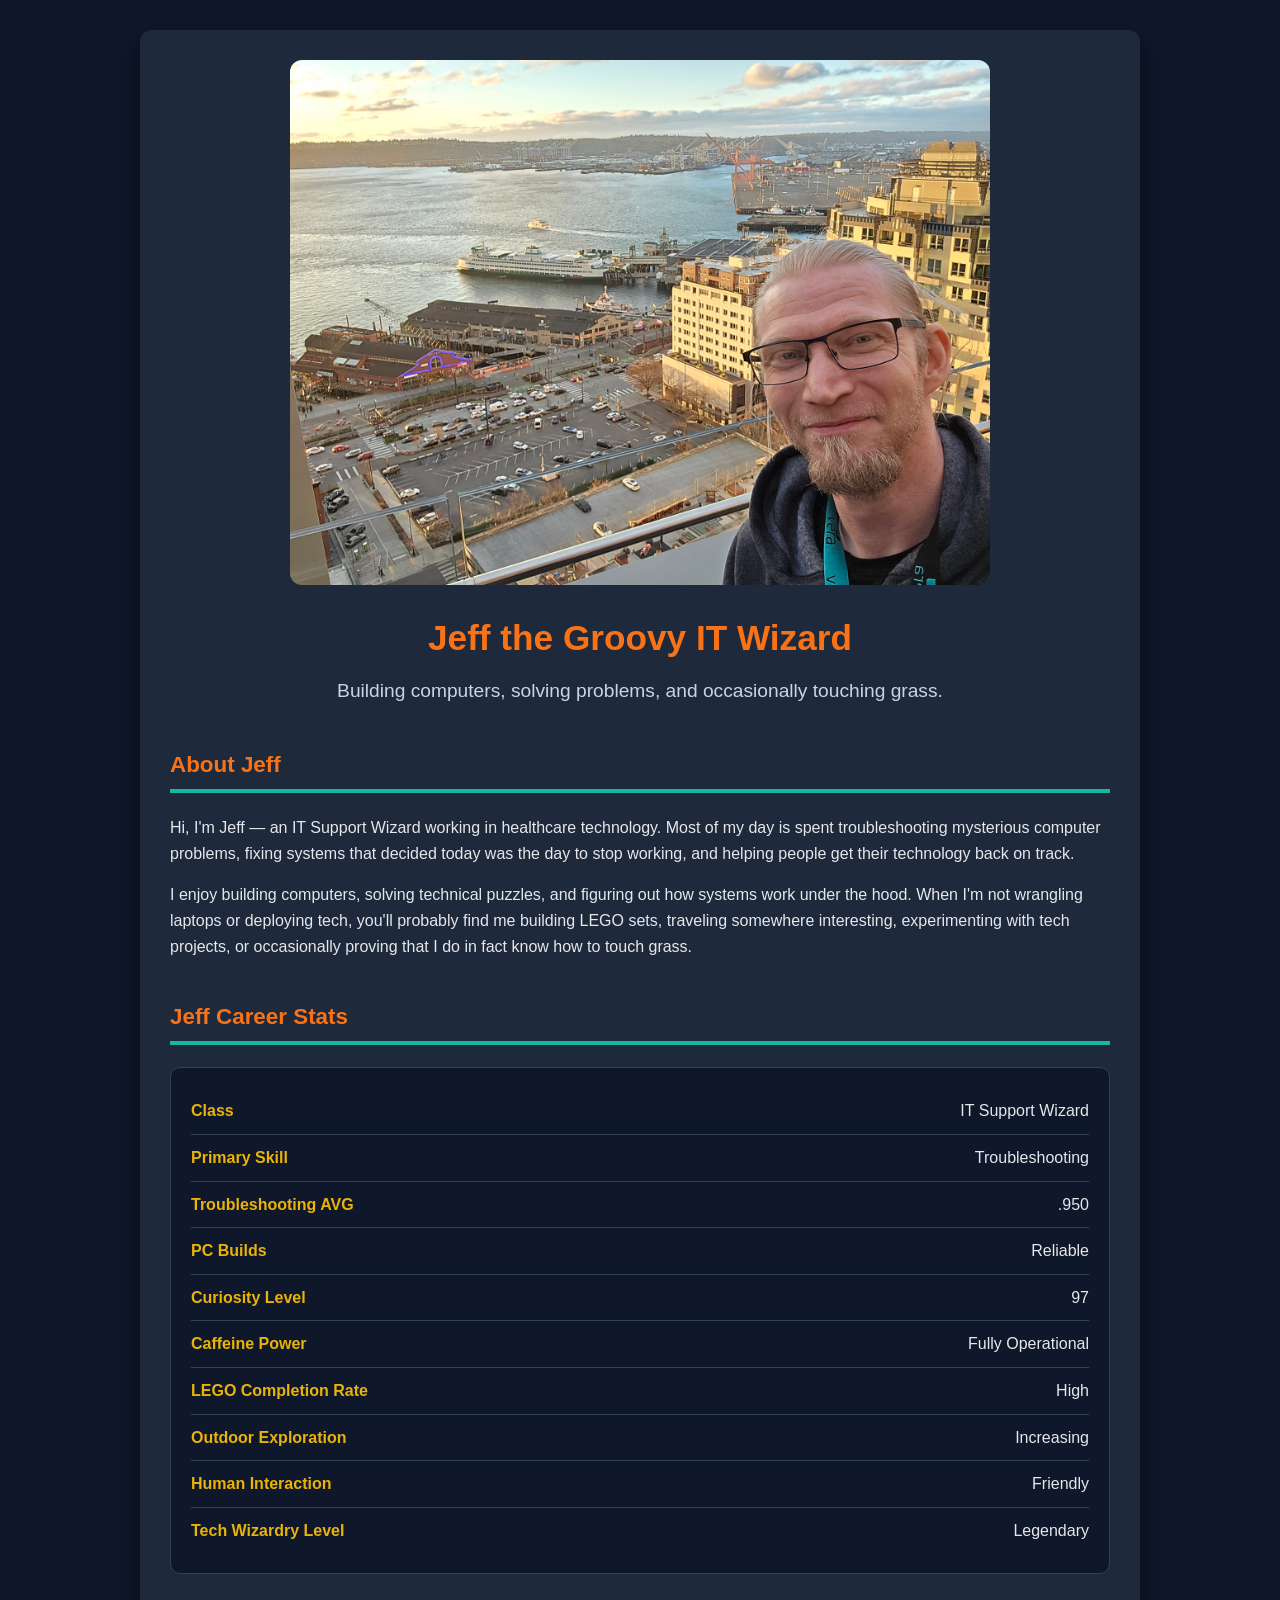
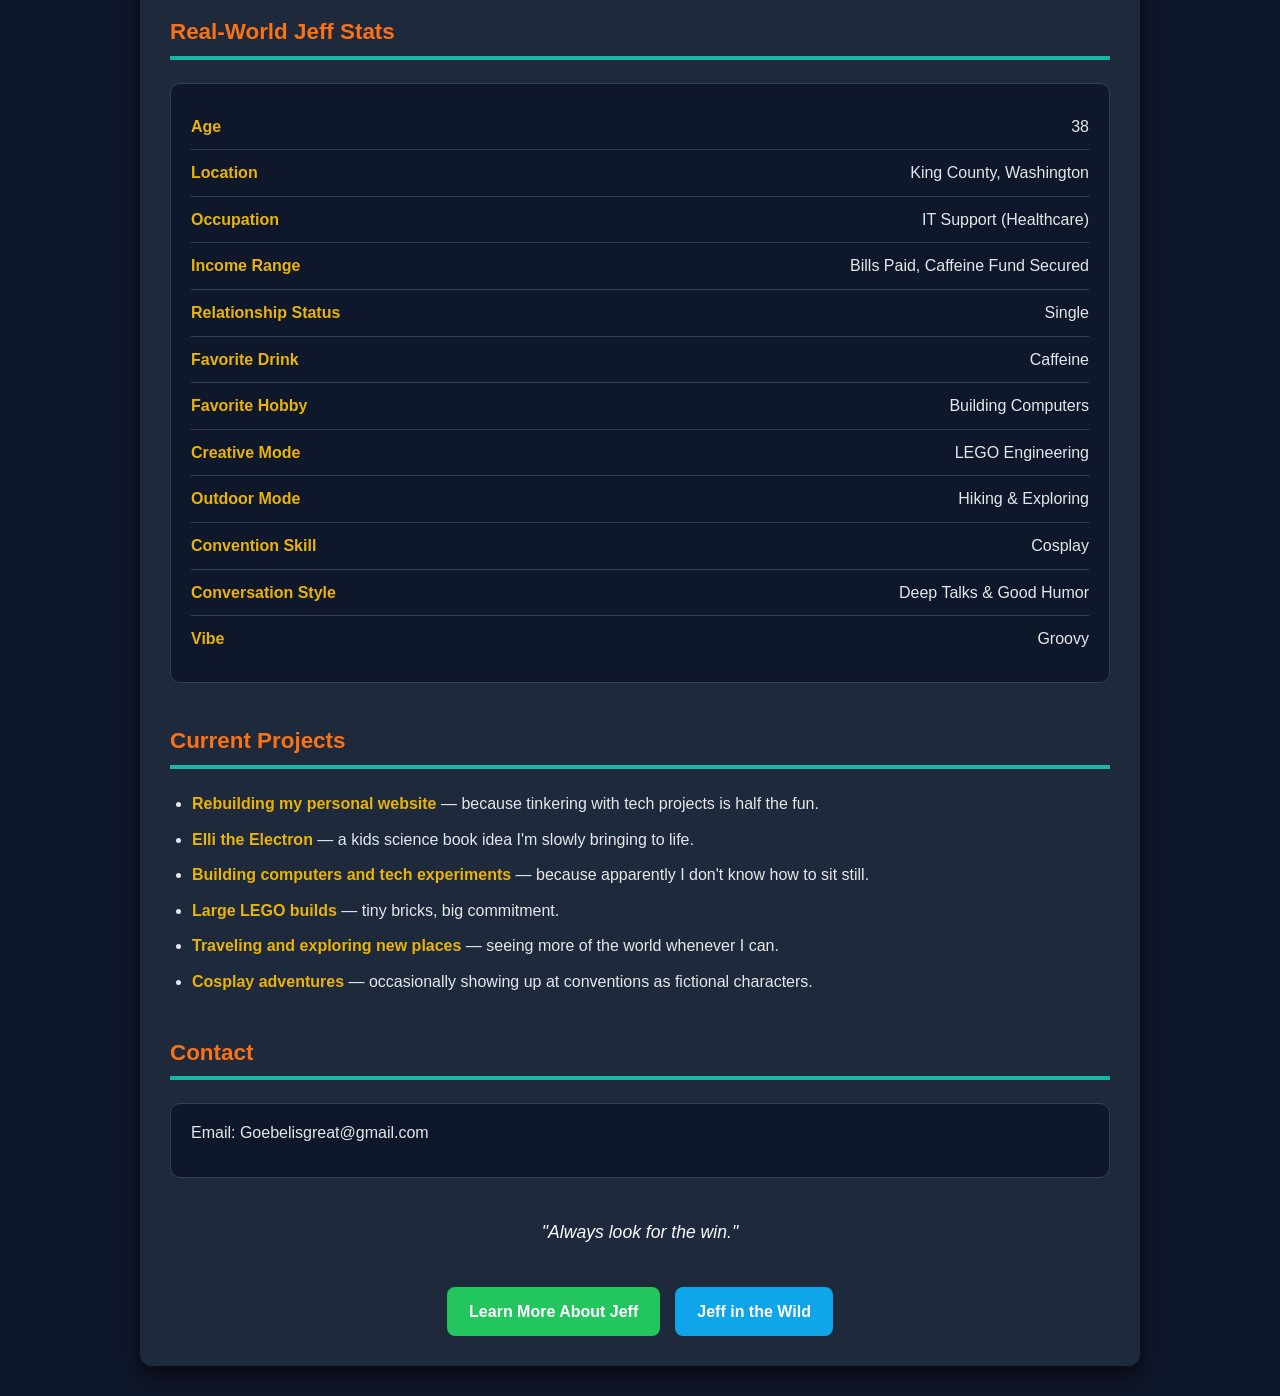
<file: index.html>
<!DOCTYPE html>
<html lang="en">
<head>
    <meta charset="UTF-8">
    <meta name="viewport" content="width=device-width, initial-scale=1.0">
    <title>About Jeff</title>
    <link rel="stylesheet" href="style.css">
</head>
<body>

    <div class="container">

        <div class="header">
            <img src="jeff.jpg" alt="Jeff standing above Seattle overlooking the water" class="hero-photo">

            <h1>Jeff the Groovy IT Wizard</h1>
            <h2>Building computers, solving problems, and occasionally touching grass.</h2>
        </div>

        <div class="section">
            <h3>About Jeff</h3>
            <p>
                Hi, I'm Jeff — an IT Support Wizard working in healthcare technology. Most of my day is spent troubleshooting mysterious computer problems, fixing systems that decided today was the day to stop working, and helping people get their technology back on track.
            </p>
            <p>
                I enjoy building computers, solving technical puzzles, and figuring out how systems work under the hood. When I'm not wrangling laptops or deploying tech, you'll probably find me building LEGO sets, traveling somewhere interesting, experimenting with tech projects, or occasionally proving that I do in fact know how to touch grass.
            </p>
        </div>

        <div class="section">
            <h3>Jeff Career Stats</h3>

            <div class="stats-box">
                <div class="stat">
                    <span class="stat-label">Class</span>
                    <span class="stat-value">IT Support Wizard</span>
                </div>

                <div class="stat">
                    <span class="stat-label">Primary Skill</span>
                    <span class="stat-value">Troubleshooting</span>
                </div>

                <div class="stat">
                    <span class="stat-label">Troubleshooting AVG</span>
                    <span class="stat-value">.950</span>
                </div>

                <div class="stat">
                    <span class="stat-label">PC Builds</span>
                    <span class="stat-value">Reliable</span>
                </div>

                <div class="stat">
                    <span class="stat-label">Curiosity Level</span>
                    <span class="stat-value">97</span>
                </div>

                <div class="stat">
                    <span class="stat-label">Caffeine Power</span>
                    <span class="stat-value">Fully Operational</span>
                </div>

                <div class="stat">
                    <span class="stat-label">LEGO Completion Rate</span>
                    <span class="stat-value">High</span>
                </div>

                <div class="stat">
                    <span class="stat-label">Outdoor Exploration</span>
                    <span class="stat-value">Increasing</span>
                </div>

                <div class="stat">
                    <span class="stat-label">Human Interaction</span>
                    <span class="stat-value">Friendly</span>
                </div>

                <div class="stat">
                    <span class="stat-label">Tech Wizardry Level</span>
                    <span class="stat-value">Legendary</span>
                </div>
            </div>
        </div>

<div class="section">
    <h3>Real-World Jeff Stats</h3>

    <div class="stats-box">

    <div class="stat">
        <span class="stat-label">Age</span>
        <span class="stat-value">38</span>
    </div>

    <div class="stat">
        <span class="stat-label">Location</span>
        <span class="stat-value">King County, Washington</span>
    </div>

    <div class="stat">
        <span class="stat-label">Occupation</span>
        <span class="stat-value">IT Support (Healthcare)</span>
    </div>

    <div class="stat">
        <span class="stat-label">Income Range</span>
        <span class="stat-value">Bills Paid, Caffeine Fund Secured</span>
    </div>

    <div class="stat">
        <span class="stat-label">Relationship Status</span>
        <span class="stat-value">Single</span>
    </div>

    <div class="stat">
        <span class="stat-label">Favorite Drink</span>
        <span class="stat-value">Caffeine</span>
    </div>

    <div class="stat">
        <span class="stat-label">Favorite Hobby</span>
        <span class="stat-value">Building Computers</span>
    </div>

    <div class="stat">
        <span class="stat-label">Creative Mode</span>
        <span class="stat-value">LEGO Engineering</span>
    </div>

    <div class="stat">
        <span class="stat-label">Outdoor Mode</span>
        <span class="stat-value">Hiking & Exploring</span>
    </div>

    <div class="stat">
        <span class="stat-label">Convention Skill</span>
        <span class="stat-value">Cosplay</span>
    </div>

    <div class="stat">
        <span class="stat-label">Conversation Style</span>
        <span class="stat-value">Deep Talks & Good Humor</span>
    </div>

    <div class="stat">
        <span class="stat-label">Vibe</span>
        <span class="stat-value">Groovy</span>
    </div>

</div>
</div>
        <div class="section">
            <h3>Current Projects</h3>
            <ul>
                <li><b>Rebuilding my personal website</b> — because tinkering with tech projects is half the fun.</li>
                <li><b>Elli the Electron</b> — a kids science book idea I'm slowly bringing to life.</li>
                <li><b>Building computers and tech experiments</b> — because apparently I don't know how to sit still.</li>
                <li><b>Large LEGO builds</b> — tiny bricks, big commitment.</li>
                <li><b>Traveling and exploring new places</b> — seeing more of the world whenever I can.</li>
                <li><b>Cosplay adventures</b> — occasionally showing up at conventions as fictional characters.</li>
            </ul>
        </div>

        <div class="section">
            <h3>Contact</h3>
            <div class="contact-box">
                <p>Email: Goebelisgreat@gmail.com</p>
            </div>
        </div>

        <div class="motto">
            "Always look for the win."
        </div>

        <div class="bottom-nav">
            <a href="wizardry.html" class="nav-button">Learn More About Jeff</a>
            <a href="wild.html" class="nav-button alt">Jeff in the Wild</a>
        </div>

    </div>

</body>
</html>
</file>
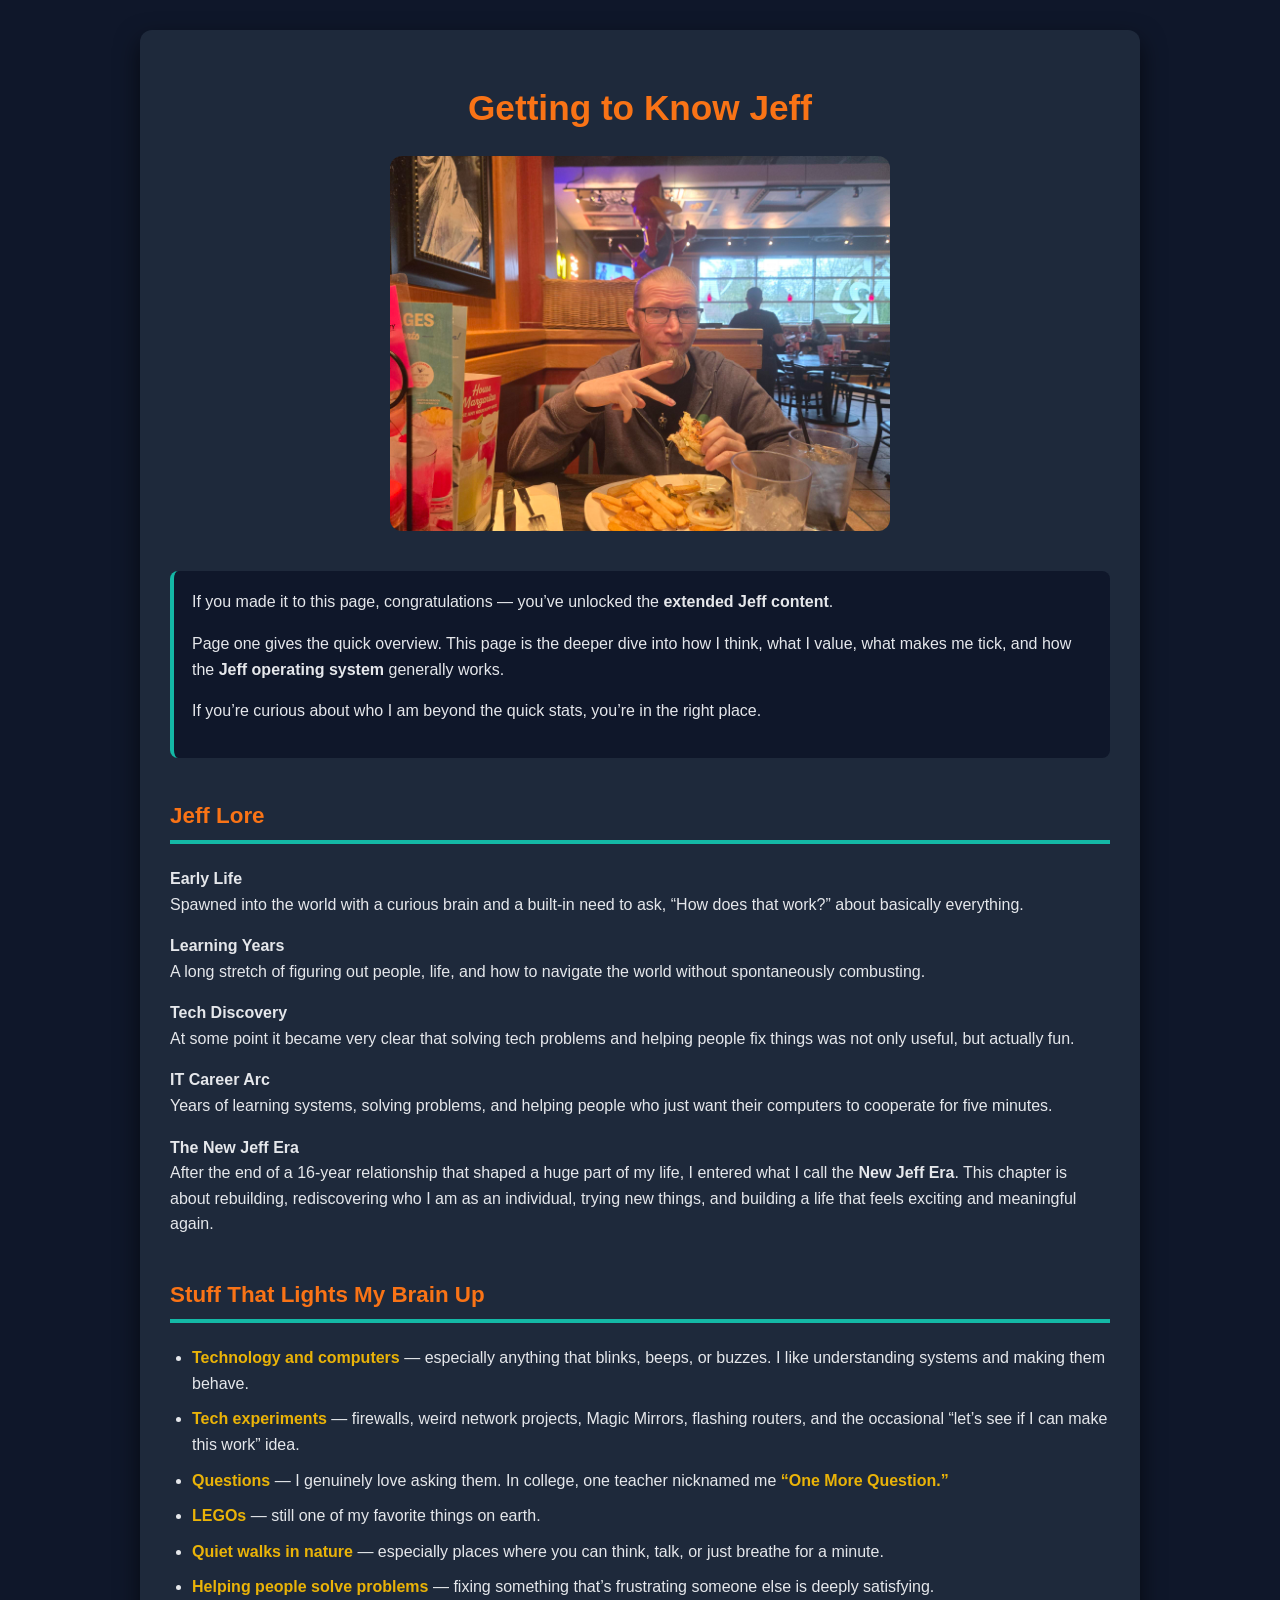
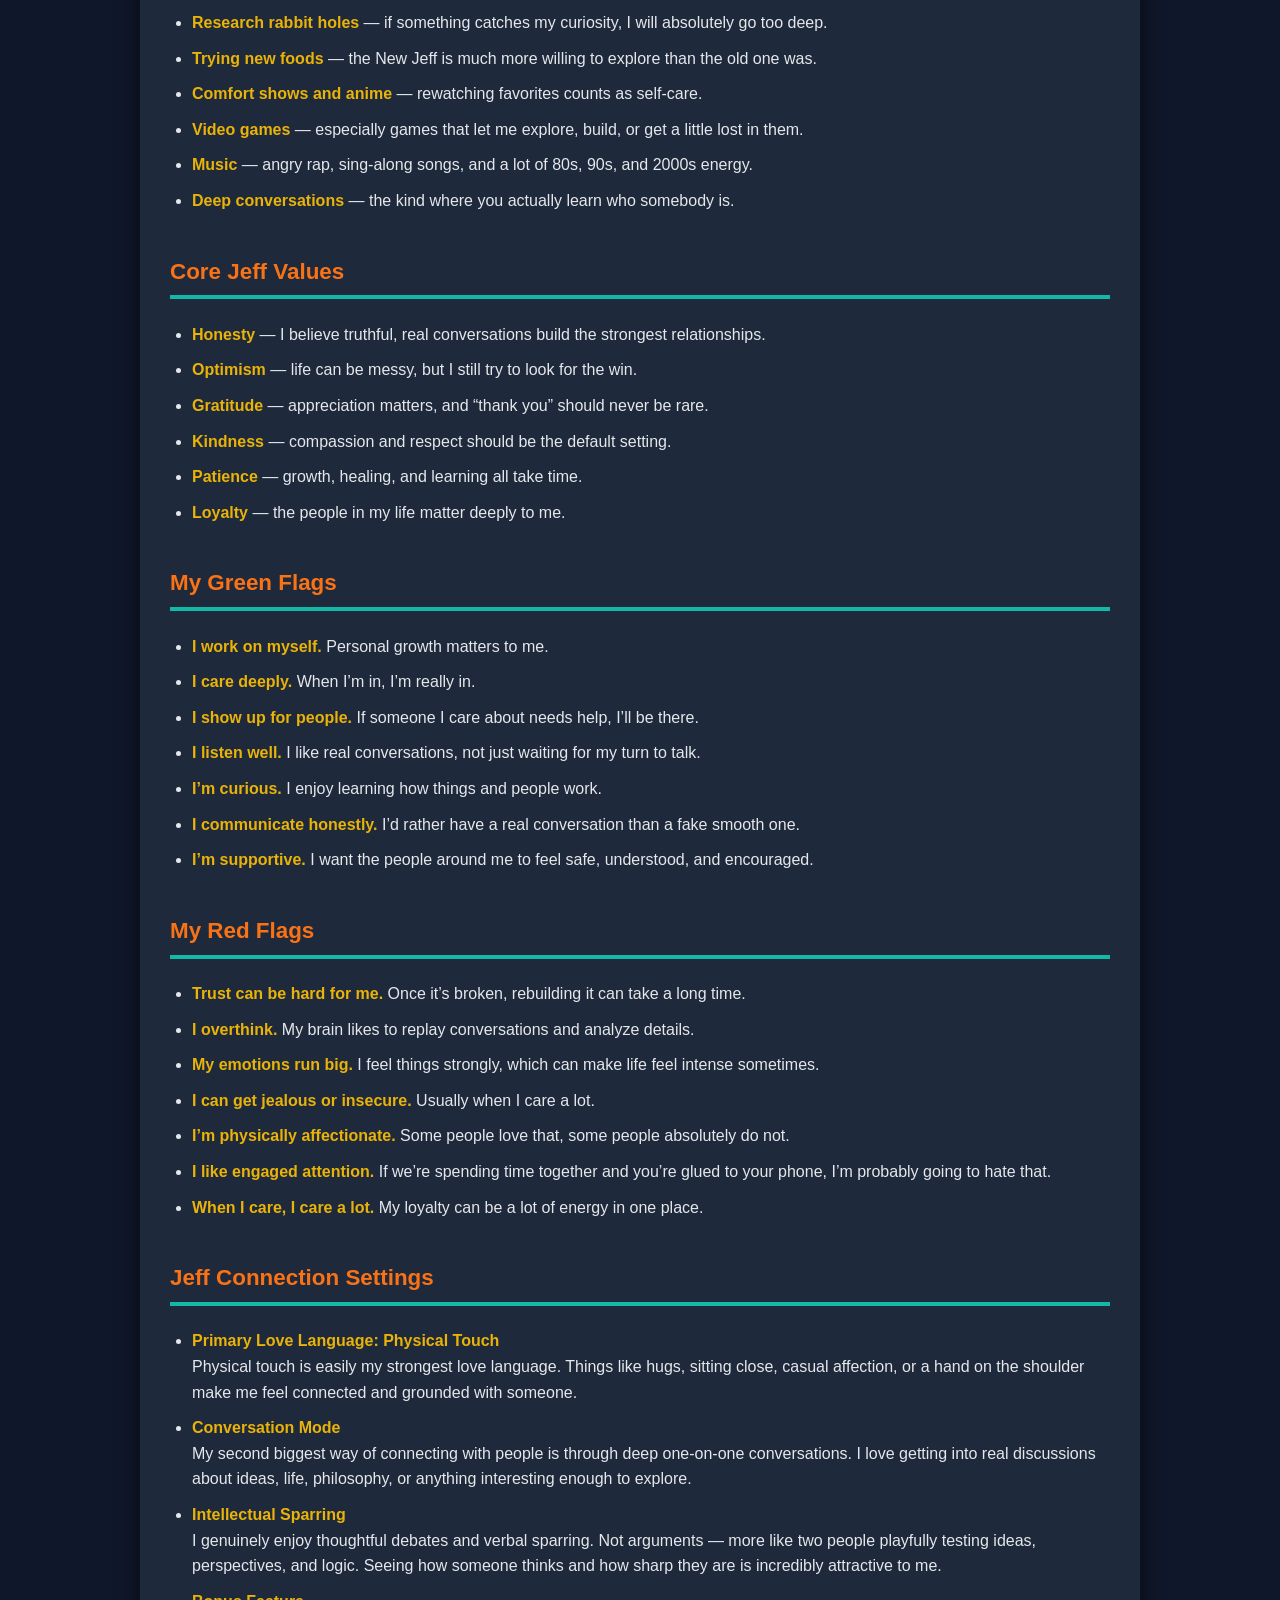
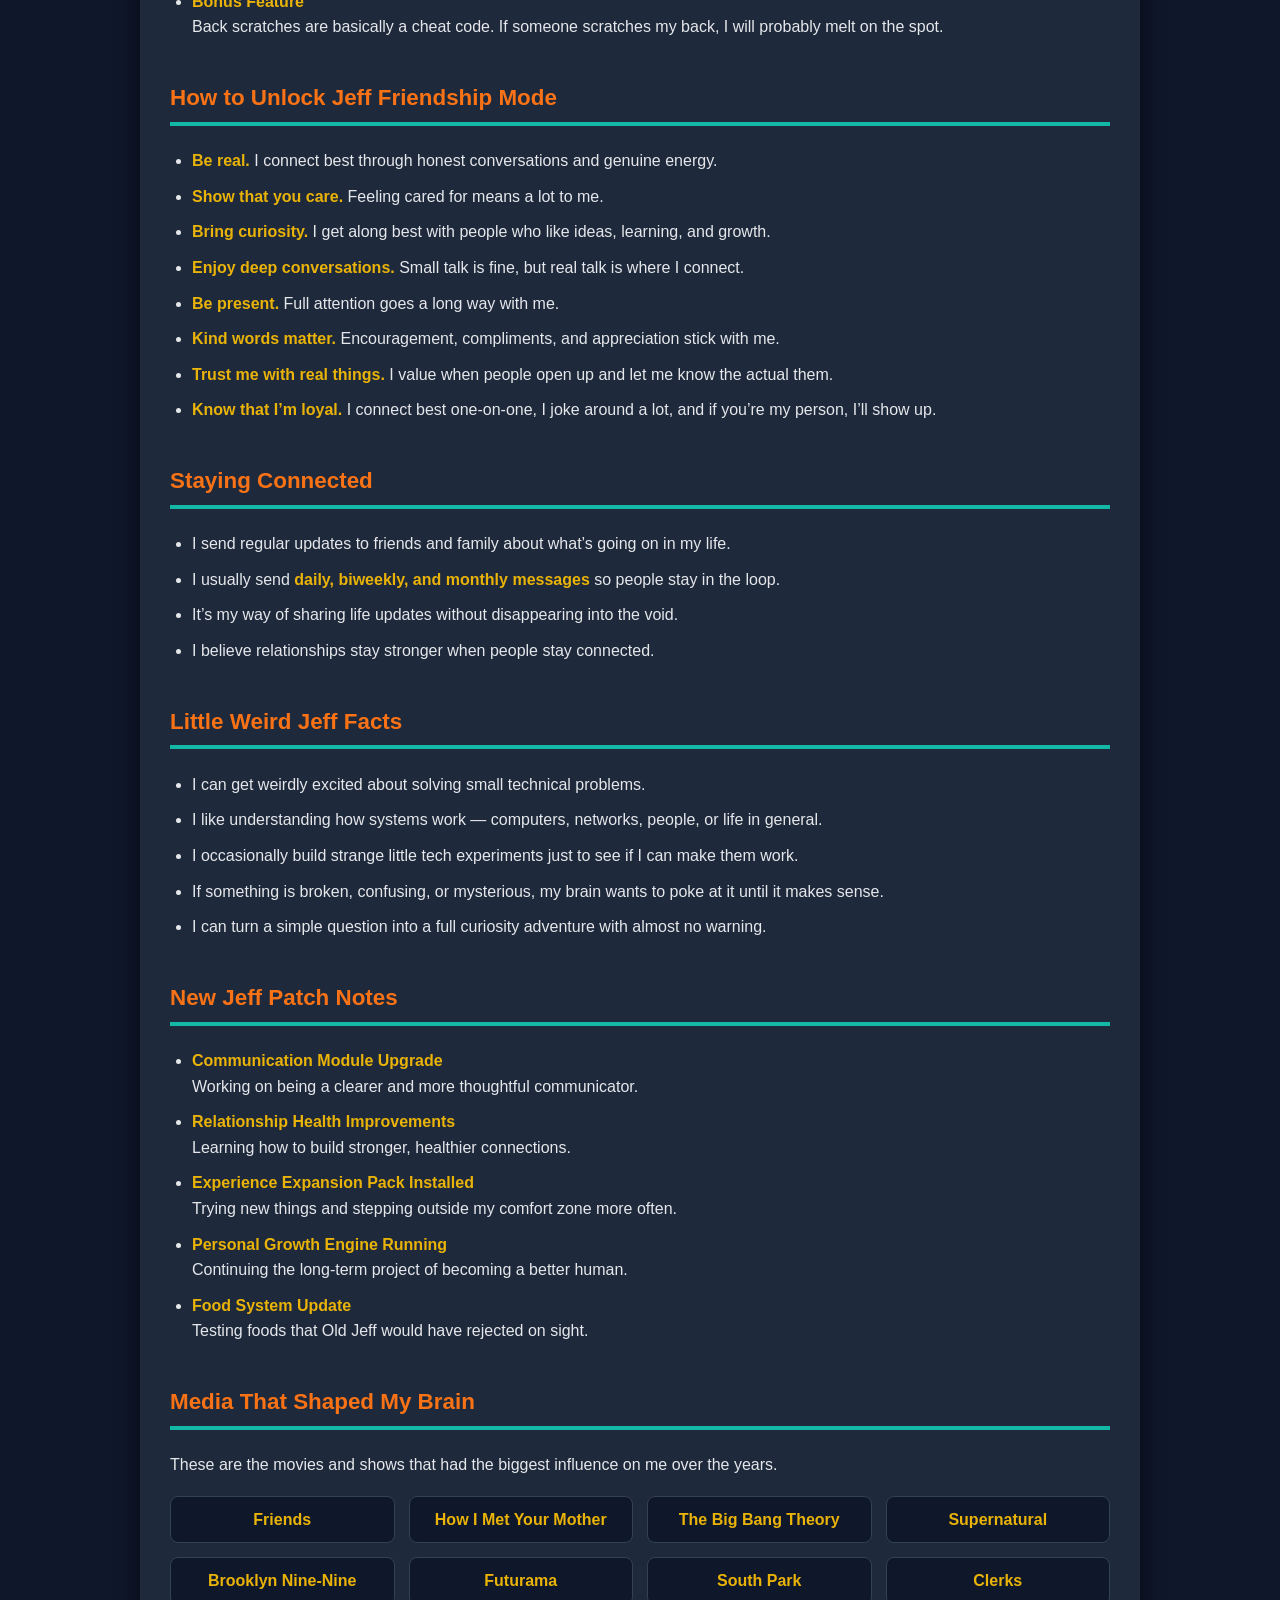
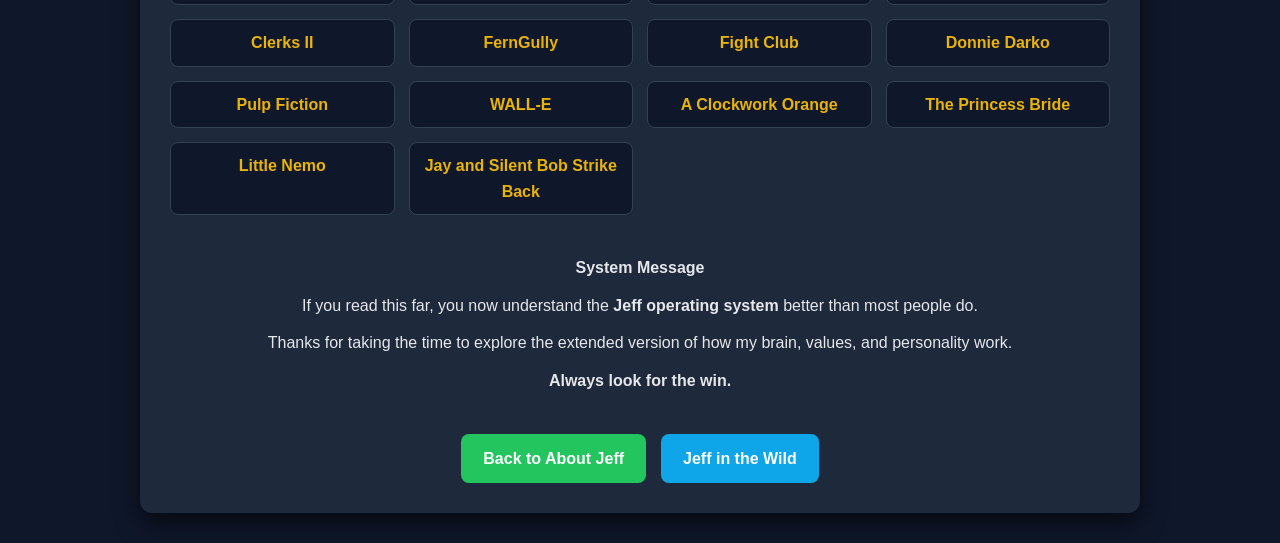
<file: wizardry.html>
<!DOCTYPE html>
<html lang="en">
<head>
    <meta charset="UTF-8">
    <meta name="viewport" content="width=device-width, initial-scale=1.0">
    <title>Learn More About Jeff</title>
    <link rel="stylesheet" href="style.css">
</head>
<body>

    <div class="container">

        <h1>Getting to Know Jeff</h1>

        <img src="jeff2.jpg" alt="Jeff portrait" class="profile-photo">

        <div class="section">
            <div class="info-box">
                <p>If you made it to this page, congratulations — you’ve unlocked the <b>extended Jeff content</b>.</p>
                <p>Page one gives the quick overview. This page is the deeper dive into how I think, what I value, what makes me tick, and how the <b>Jeff operating system</b> generally works.</p>
                <p>If you’re curious about who I am beyond the quick stats, you’re in the right place.</p>
            </div>
        </div>

        <div class="section">
            <h3>Jeff Lore</h3>

            <p><b>Early Life</b><br>
            Spawned into the world with a curious brain and a built-in need to ask, “How does that work?” about basically everything.</p>

            <p><b>Learning Years</b><br>
            A long stretch of figuring out people, life, and how to navigate the world without spontaneously combusting.</p>

            <p><b>Tech Discovery</b><br>
            At some point it became very clear that solving tech problems and helping people fix things was not only useful, but actually fun.</p>

            <p><b>IT Career Arc</b><br>
            Years of learning systems, solving problems, and helping people who just want their computers to cooperate for five minutes.</p>

            <p><b>The New Jeff Era</b><br>
            After the end of a 16-year relationship that shaped a huge part of my life, I entered what I call the <b>New Jeff Era</b>. This chapter is about rebuilding, rediscovering who I am as an individual, trying new things, and building a life that feels exciting and meaningful again.</p>
        </div>

        <div class="section">
            <h3>Stuff That Lights My Brain Up</h3>

            <ul>
                <li><b>Technology and computers</b> — especially anything that blinks, beeps, or buzzes. I like understanding systems and making them behave.</li>

                <li><b>Tech experiments</b> — firewalls, weird network projects, Magic Mirrors, flashing routers, and the occasional “let’s see if I can make this work” idea.</li>

                <li><b>Questions</b> — I genuinely love asking them. In college, one teacher nicknamed me <b>“One More Question.”</b></li>

                <li><b>LEGOs</b> — still one of my favorite things on earth.</li>

                <li><b>Quiet walks in nature</b> — especially places where you can think, talk, or just breathe for a minute.</li>

                <li><b>Helping people solve problems</b> — fixing something that’s frustrating someone else is deeply satisfying.</li>

                <li><b>Research rabbit holes</b> — if something catches my curiosity, I will absolutely go too deep.</li>

                <li><b>Trying new foods</b> — the New Jeff is much more willing to explore than the old one was.</li>

                <li><b>Comfort shows and anime</b> — rewatching favorites counts as self-care.</li>

                <li><b>Video games</b> — especially games that let me explore, build, or get a little lost in them.</li>

                <li><b>Music</b> — angry rap, sing-along songs, and a lot of 80s, 90s, and 2000s energy.</li>

                <li><b>Deep conversations</b> — the kind where you actually learn who somebody is.</li>
            </ul>
        </div>

        <div class="section">
            <h3>Core Jeff Values</h3>

            <ul>
                <li><b>Honesty</b> — I believe truthful, real conversations build the strongest relationships.</li>

                <li><b>Optimism</b> — life can be messy, but I still try to look for the win.</li>

                <li><b>Gratitude</b> — appreciation matters, and “thank you” should never be rare.</li>

                <li><b>Kindness</b> — compassion and respect should be the default setting.</li>

                <li><b>Patience</b> — growth, healing, and learning all take time.</li>

                <li><b>Loyalty</b> — the people in my life matter deeply to me.</li>
            </ul>
        </div>

        <div class="section">
            <h3>My Green Flags</h3>

            <ul>
                <li><b>I work on myself.</b> Personal growth matters to me.</li>

                <li><b>I care deeply.</b> When I’m in, I’m really in.</li>

                <li><b>I show up for people.</b> If someone I care about needs help, I’ll be there.</li>

                <li><b>I listen well.</b> I like real conversations, not just waiting for my turn to talk.</li>

                <li><b>I’m curious.</b> I enjoy learning how things and people work.</li>

                <li><b>I communicate honestly.</b> I’d rather have a real conversation than a fake smooth one.</li>

                <li><b>I’m supportive.</b> I want the people around me to feel safe, understood, and encouraged.</li>
            </ul>
        </div>

        <div class="section">
            <h3>My Red Flags</h3>

            <ul>
                <li><b>Trust can be hard for me.</b> Once it’s broken, rebuilding it can take a long time.</li>

                <li><b>I overthink.</b> My brain likes to replay conversations and analyze details.</li>

                <li><b>My emotions run big.</b> I feel things strongly, which can make life feel intense sometimes.</li>

                <li><b>I can get jealous or insecure.</b> Usually when I care a lot.</li>

                <li><b>I’m physically affectionate.</b> Some people love that, some people absolutely do not.</li>

                <li><b>I like engaged attention.</b> If we’re spending time together and you’re glued to your phone, I’m probably going to hate that.</li>

                <li><b>When I care, I care a lot.</b> My loyalty can be a lot of energy in one place.</li>
            </ul>
        </div>

<div class="section">
    <h3>Jeff Connection Settings</h3>

    <ul>
        <li>
        <b>Primary Love Language: Physical Touch</b><br>
        Physical touch is easily my strongest love language. Things like hugs, sitting close, casual affection, or a hand on the shoulder make me feel connected and grounded with someone.
        </li>

        <li>
        <b>Conversation Mode</b><br>
        My second biggest way of connecting with people is through deep one-on-one conversations. I love getting into real discussions about ideas, life, philosophy, or anything interesting enough to explore.
        </li>

        <li>
        <b>Intellectual Sparring</b><br>
        I genuinely enjoy thoughtful debates and verbal sparring. Not arguments — more like two people playfully testing ideas, perspectives, and logic. Seeing how someone thinks and how sharp they are is incredibly attractive to me.
        </li>

        <li>
        <b>Bonus Feature</b><br>
        Back scratches are basically a cheat code. If someone scratches my back, I will probably melt on the spot.
        </li>
    </ul>

</div>

        <div class="section">
            <h3>How to Unlock Jeff Friendship Mode</h3>

            <ul>
                <li><b>Be real.</b> I connect best through honest conversations and genuine energy.</li>

                <li><b>Show that you care.</b> Feeling cared for means a lot to me.</li>

                <li><b>Bring curiosity.</b> I get along best with people who like ideas, learning, and growth.</li>

                <li><b>Enjoy deep conversations.</b> Small talk is fine, but real talk is where I connect.</li>

                <li><b>Be present.</b> Full attention goes a long way with me.</li>

                <li><b>Kind words matter.</b> Encouragement, compliments, and appreciation stick with me.</li>

                <li><b>Trust me with real things.</b> I value when people open up and let me know the actual them.</li>

                <li><b>Know that I’m loyal.</b> I connect best one-on-one, I joke around a lot, and if you’re my person, I’ll show up.</li>
            </ul>
        </div>

        <div class="section">
            <h3>Staying Connected</h3>

            <ul>
                <li>I send regular updates to friends and family about what’s going on in my life.</li>

                <li>I usually send <b>daily, biweekly, and monthly messages</b> so people stay in the loop.</li>

                <li>It’s my way of sharing life updates without disappearing into the void.</li>

                <li>I believe relationships stay stronger when people stay connected.</li>
            </ul>
        </div>

        <div class="section">
            <h3>Little Weird Jeff Facts</h3>

            <ul>
                <li>I can get weirdly excited about solving small technical problems.</li>

                <li>I like understanding how systems work — computers, networks, people, or life in general.</li>

                <li>I occasionally build strange little tech experiments just to see if I can make them work.</li>

                <li>If something is broken, confusing, or mysterious, my brain wants to poke at it until it makes sense.</li>

                <li>I can turn a simple question into a full curiosity adventure with almost no warning.</li>
            </ul>
        </div>

        <div class="section">
            <h3>New Jeff Patch Notes</h3>

            <ul>
                <li><b>Communication Module Upgrade</b><br>
                Working on being a clearer and more thoughtful communicator.</li>

                <li><b>Relationship Health Improvements</b><br>
                Learning how to build stronger, healthier connections.</li>

                <li><b>Experience Expansion Pack Installed</b><br>
                Trying new things and stepping outside my comfort zone more often.</li>

                <li><b>Personal Growth Engine Running</b><br>
                Continuing the long-term project of becoming a better human.</li>

                <li><b>Food System Update</b><br>
                Testing foods that Old Jeff would have rejected on sight.</li>
            </ul>
        </div>

<div class="section">
    <h3>Media That Shaped My Brain</h3>

    <p>These are the movies and shows that had the biggest influence on me over the years.</p>

    <div class="media-grid">

        <div class="media-item">Friends</div>
        <div class="media-item">How I Met Your Mother</div>
        <div class="media-item">The Big Bang Theory</div>
        <div class="media-item">Supernatural</div>
        <div class="media-item">Brooklyn Nine-Nine</div>
        <div class="media-item">Futurama</div>
        <div class="media-item">South Park</div>

        <div class="media-item">Clerks</div>
        <div class="media-item">Clerks II</div>
        <div class="media-item">FernGully</div>

        <div class="media-item">Fight Club</div>
        <div class="media-item">Donnie Darko</div>
        <div class="media-item">Pulp Fiction</div>
        <div class="media-item">WALL-E</div>
        <div class="media-item">A Clockwork Orange</div>
        <div class="media-item">The Princess Bride</div>

        <div class="media-item">Little Nemo</div>
        <div class="media-item">Jay and Silent Bob Strike Back</div>

    </div>

</div>

        <div class="closer">
            <p><b>System Message</b></p>
            <p>If you read this far, you now understand the <b>Jeff operating system</b> better than most people do.</p>
            <p>Thanks for taking the time to explore the extended version of how my brain, values, and personality work.</p>
            <p><b>Always look for the win.</b></p>
        </div>

        <div class="bottom-nav">
            <a href="index.html" class="nav-button">Back to About Jeff</a>
            <a href="wild.html" class="nav-button alt">Jeff in the Wild</a>
        </div>

    </div>

</body>
</html>
</file>
<file: style.css>
/* =========================
   GLOBAL / SITE-WIDE STYLES
========================= */

* {
    box-sizing: border-box;
}

body {
    margin: 0;
    background-color: #0f172a;
    color: #e5e7eb;
    font-family: Arial, sans-serif;
    line-height: 1.6;
}

.container {
    max-width: 1000px;
    width: 90%;
    margin: 30px auto;
    background: #1e293b;
    padding: 30px;
    border-radius: 12px;
    box-shadow: 0 10px 25px rgba(0, 0, 0, 0.6);
}

/* =========================
   HEADERS / TEXT
========================= */

h1 {
    text-align: center;
    margin: 20px 0 10px;
    color: #f97316;
    font-size: 2.2rem;
}

h2 {
    text-align: center;
    margin-top: 0;
    margin-bottom: 20px;
    color: #cbd5e1;
    font-size: 1.2rem;
    font-weight: normal;
}

h3 {
    color: #f97316;
    border-bottom: 4px solid #14b8a6;
    padding-bottom: 6px;
    font-size: 1.4rem;
    margin-top: 0;
}

p {
    margin-top: 0;
}

.section {
    margin-top: 40px;
}

.intro-text {
    text-align: center;
    max-width: 800px;
    margin: 0 auto 20px;
    color: #dbe4ee;
}

/* =========================
   HERO / MAIN PHOTO
========================= */

.header {
    text-align: center;
}

.hero-photo {
    width: 100%;
    max-width: 700px;
    display: block;
    margin: 0 auto 25px;
    border-radius: 12px;
}

.profile-photo {
    width: 100%;
    max-width: 500px;
    display: block;
    margin: 20px auto;
    border-radius: 12px;
}

/* =========================
   LINKS
========================= */

a {
    color: #93c5fd;
}

a:hover {
    color: #f97316;
}

/* =========================
   JEFF CAREER STATS
========================= */

.stats-box {
    background: #0f172a;
    border: 1px solid #334155;
    border-radius: 10px;
    padding: 20px;
    margin-top: 20px;
}

.stat {
    display: flex;
    justify-content: space-between;
    gap: 20px;
    border-bottom: 1px solid #334155;
    padding: 10px 0;
}

.stat:last-child {
    border-bottom: none;
}

.stat-label {
    font-weight: bold;
    color: #eab308;
}

.stat-value {
    text-align: right;
    color: #e5e7eb;
}

/* =========================
   LISTS
========================= */

ul {
    padding-left: 22px;
    margin-bottom: 0;
}

li {
    margin-bottom: 10px;
}

li b {
    color: #eab308;
}

/* =========================
   MOTTO / CLOSER
========================= */

.motto,
.closer {
    text-align: center;
    margin-top: 40px;
}

.motto {
    font-style: italic;
    font-size: 1.1rem;
    color: #f8fafc;
}

.closer p {
    margin-bottom: 12px;
}

/* =========================
   BOTTOM NAVIGATION
========================= */

.bottom-nav {
    display: flex;
    justify-content: center;
    flex-wrap: wrap;
    gap: 15px;
    margin-top: 40px;
}

.nav-button {
    display: inline-block;
    background-color: #22c55e;
    color: white;
    padding: 12px 22px;
    text-decoration: none;
    border-radius: 8px;
    font-weight: bold;
    transition: background-color 0.2s ease, transform 0.2s ease;
}

.nav-button:hover {
    background-color: #16a34a;
    color: white;
    transform: translateY(-2px);
}

/* Optional alternate button color */
.nav-button.alt {
    background-color: #0ea5e9;
}

.nav-button.alt:hover {
    background-color: #0284c7;
}

/* =========================
   GALLERY PAGE
========================= */

.gallery-section {
    margin-top: 40px;
}

.gallery-grid {
    display: grid;
    grid-template-columns: repeat(auto-fit, minmax(220px, 1fr));
    gap: 20px;
    margin-top: 20px;
}

.gallery-item {
    background: #0f172a;
    border: 1px solid #334155;
    border-radius: 10px;
    overflow: hidden;
    box-shadow: 0 6px 18px rgba(0, 0, 0, 0.35);
}

.gallery-item img {
    width: 100%;
    height: 350px;
    object-fit: cover;
    display: block;
}

.gallery-caption {
    padding: 12px;
    font-size: 0.95rem;
    color: #dbe4ee;
    text-align: center;
}

/* =========================
   MEDIA GRID
========================= */

.media-grid {
    display: grid;
    grid-template-columns: repeat(auto-fit, minmax(220px, 1fr));
    gap: 14px;
    margin-top: 18px;
}

.media-item {
    background: #0f172a;
    border: 1px solid #334155;
    border-radius: 8px;
    padding: 10px 14px;
    text-align: center;
    font-weight: bold;
    color: #eab308;
}

/* =========================
   PAGE 2 / EXTENDED CONTENT
========================= */

.info-box {
    background: #0f172a;
    border-left: 4px solid #14b8a6;
    padding: 18px;
    border-radius: 8px;
}

/* =========================
   CONTACT
========================= */

.contact-box {
    background: #0f172a;
    border: 1px solid #334155;
    border-radius: 10px;
    padding: 16px 20px;
}

/* =========================
   RESPONSIVE TWEAKS
========================= */

@media (max-width: 768px) {
    .container {
        width: 94%;
        padding: 20px;
    }

    h1 {
        font-size: 1.8rem;
    }

    h2 {
        font-size: 1.05rem;
    }

    .stat {
        flex-direction: column;
        gap: 4px;
    }

    .stat-value {
        text-align: left;
    }

    .gallery-item img {
        height: 200px;
    }
}
</file>
